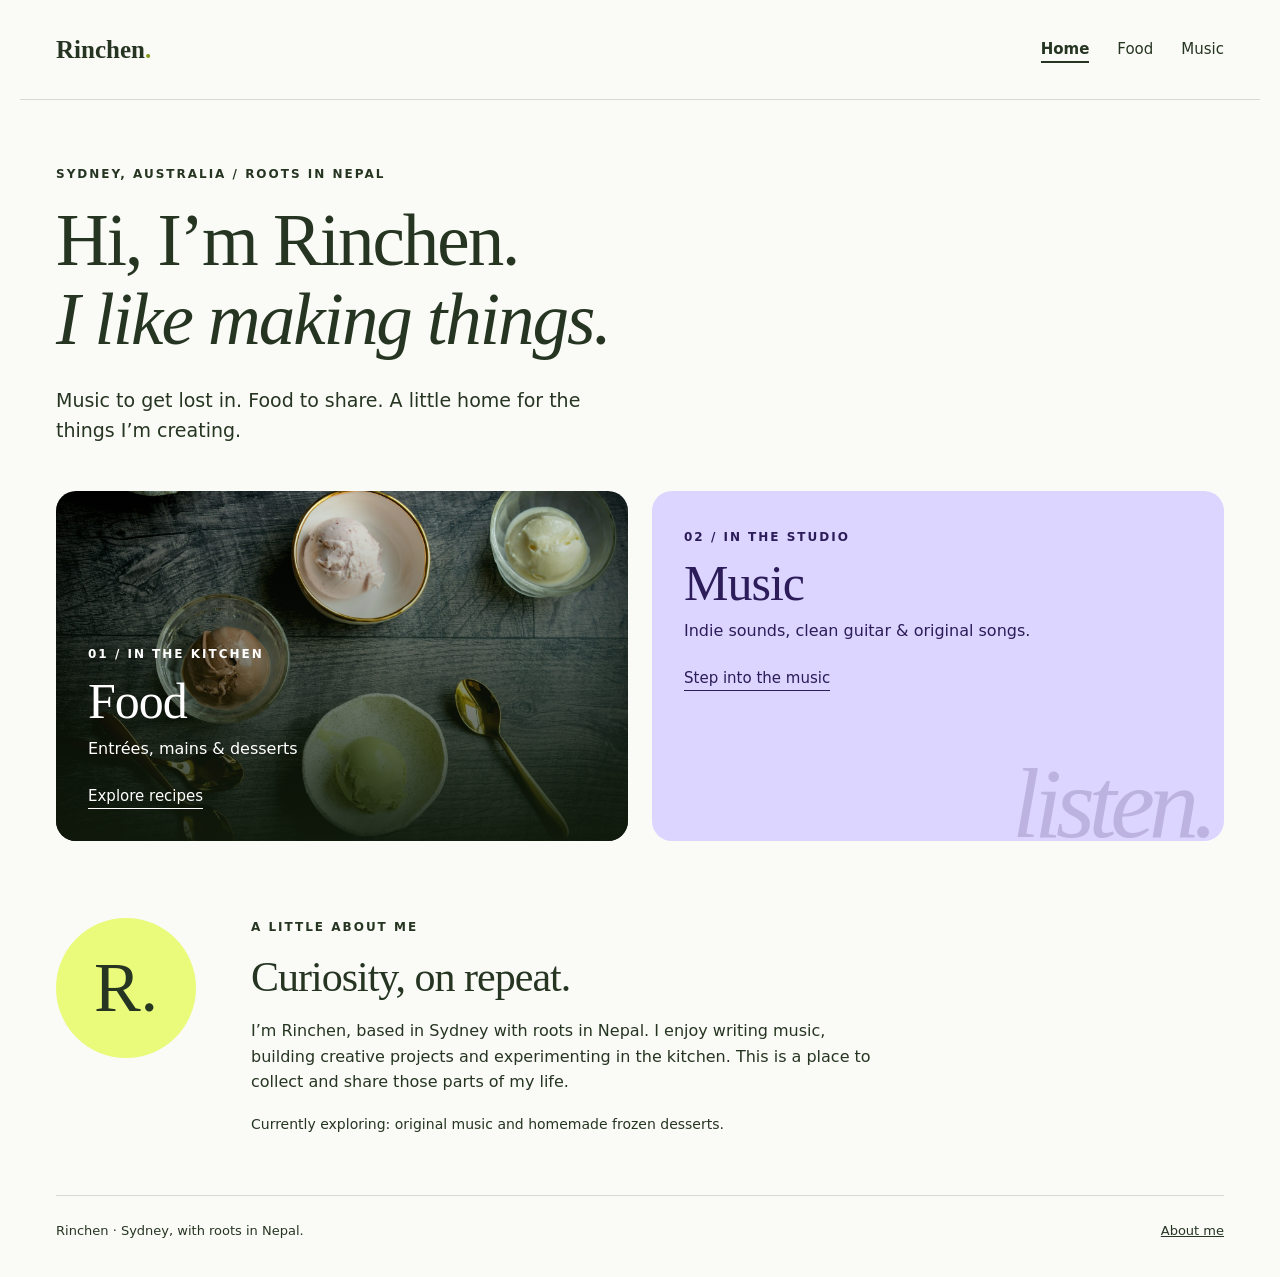
<file: index.html>
<!doctype html><html lang="en"><head><meta charset="utf-8"><meta name="viewport" content="width=device-width,initial-scale=1"><meta name="description" content="Rinchen’s personal corner of the internet: music, food and things in the making."><title>Home · Rinchen</title><link rel="icon" href="data:image/svg+xml,%3Csvg xmlns='http://www.w3.org/2000/svg' viewBox='0 0 40 40'%3E%3Crect width='40' height='40' rx='12' fill='%23263522'/%3E%3Ctext x='20' y='29' text-anchor='middle' fill='%23eafb7b' font-size='29' font-family='Georgia'%3ER%3C/text%3E%3C/svg%3E"><link rel="stylesheet" href="style.css"></head><body><header><a class="brand" href="index.html">Rinchen<span class="brand-dot">.</span></a><nav aria-label="Main navigation"><a href="index.html" aria-current="page">Home</a><a href="food.html" >Food</a><a href="music.html" >Music</a></nav></header><main><section class="personal-intro"><p class="eyebrow">SYDNEY, AUSTRALIA / ROOTS IN NEPAL</p><h1>Hi, I’m Rinchen.<br><em>I like making things.</em></h1><p>Music to get lost in. Food to share. A little home for the things I’m creating.</p></section><section class="worlds" aria-label="Explore my interests"><a class="world food-world" href="food.html"><img src="food.jpg" alt="A selection of ice cream scoops in small bowls"><div><span class="eyebrow">01 / IN THE KITCHEN</span><h2>Food</h2><p>Entrées, mains & desserts</p><span class="world-link">Explore recipes</span></div></a><a class="world music-world" href="music.html"><div><span class="eyebrow">02 / IN THE STUDIO</span><h2>Music</h2><p>Indie sounds, clean guitar & original songs.</p><span class="world-link">Step into the music</span></div><span class="music-word" aria-hidden="true">listen.</span></a></section><section id="about" class="about"><div class="monogram" aria-hidden="true">R.</div><div><p class="eyebrow">A LITTLE ABOUT ME</p><h2>Curiosity, on repeat.</h2><p>I’m Rinchen, based in Sydney with roots in Nepal. I enjoy writing music, building creative projects and experimenting in the kitchen. This is a place to collect and share those parts of my life.</p><p class="small">Currently exploring: original music and homemade frozen desserts.</p></div></section><footer><span>Rinchen · Sydney, with roots in Nepal.</span><a href="index.html#about">About me</a></footer></main></body></html>
</file>
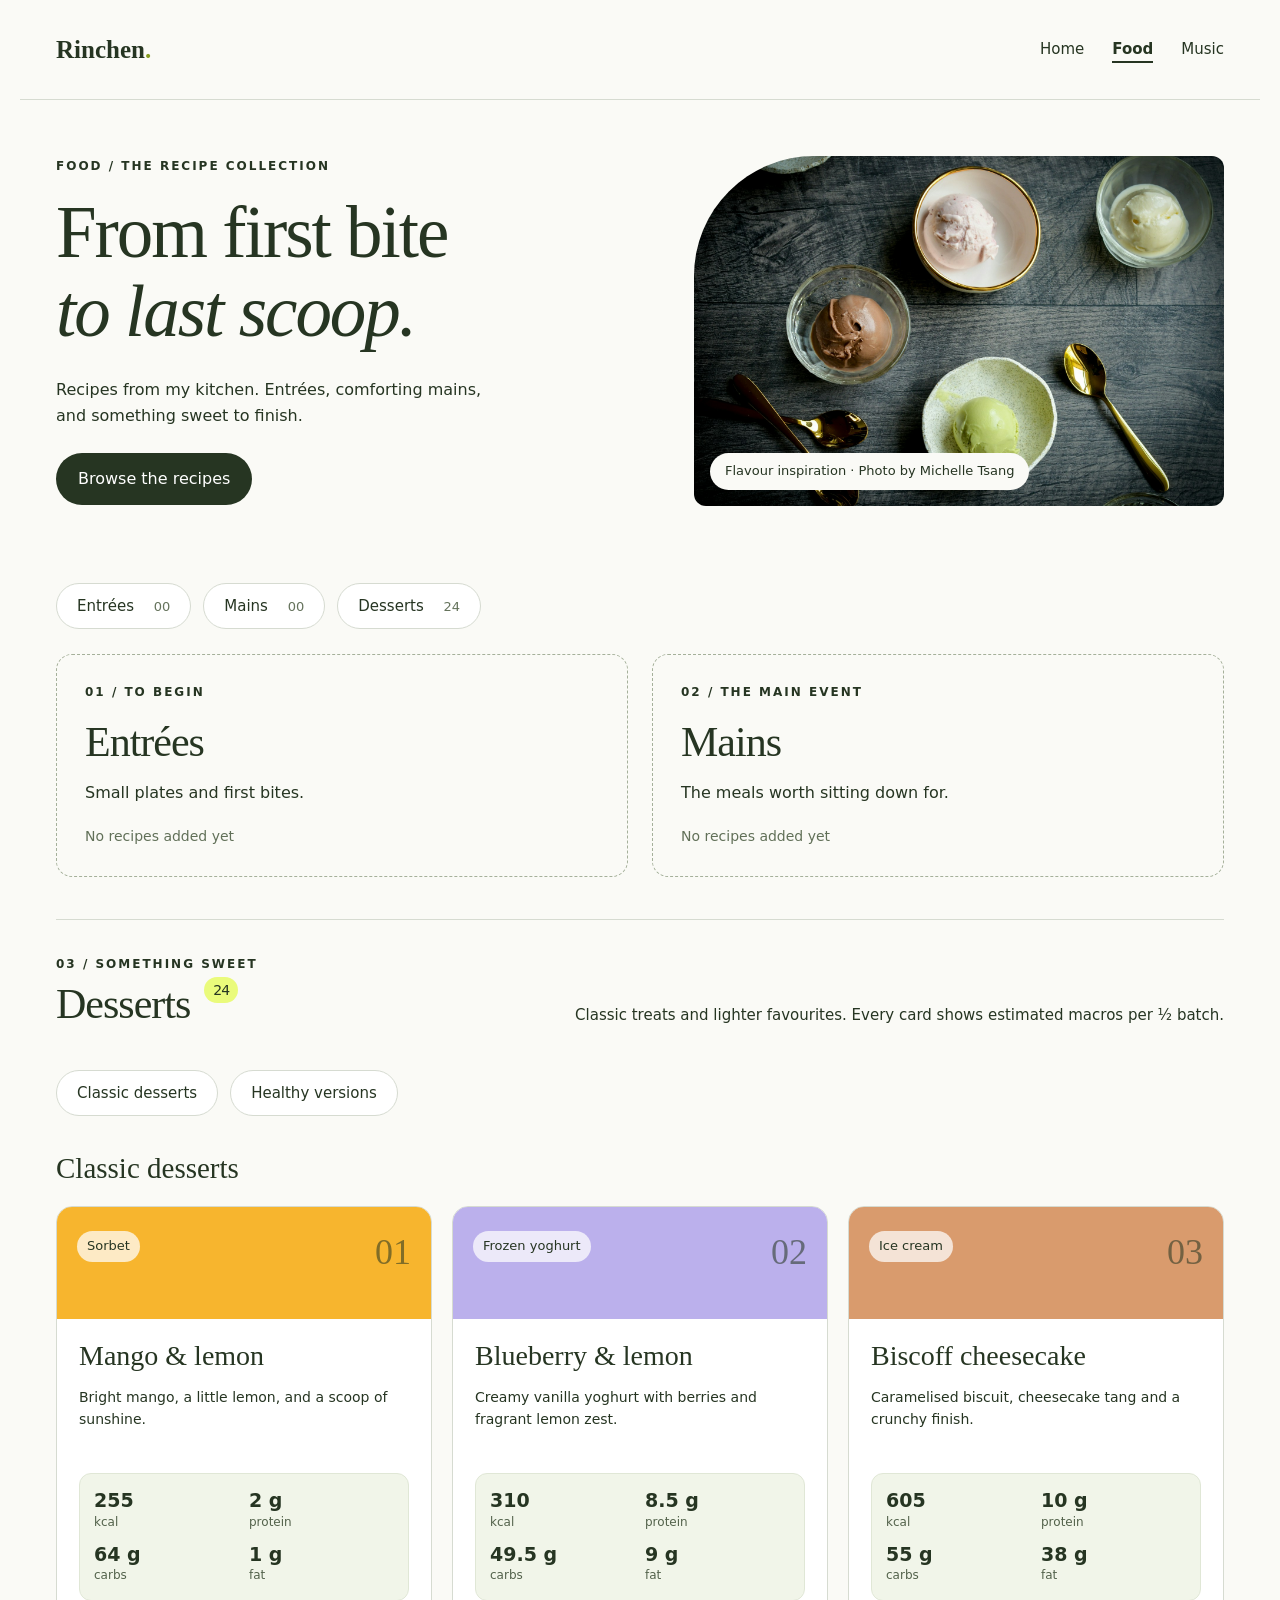
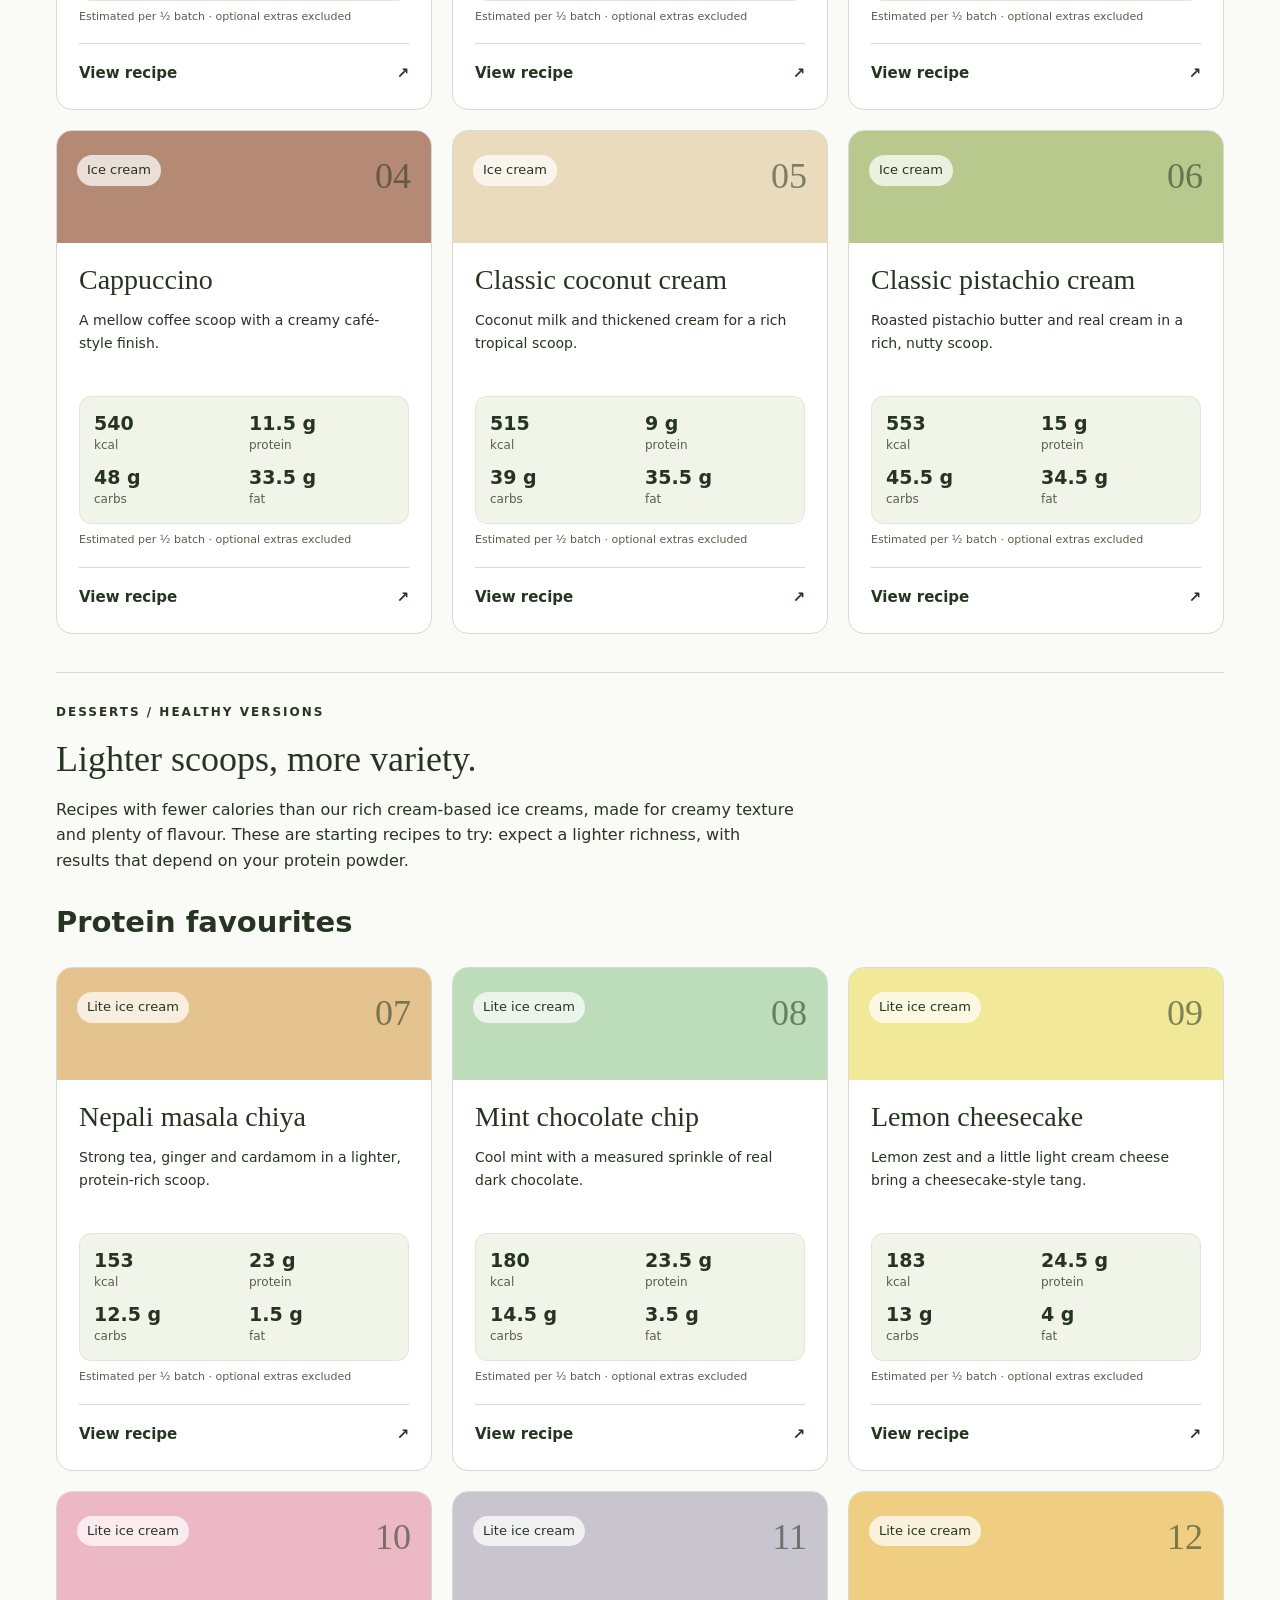
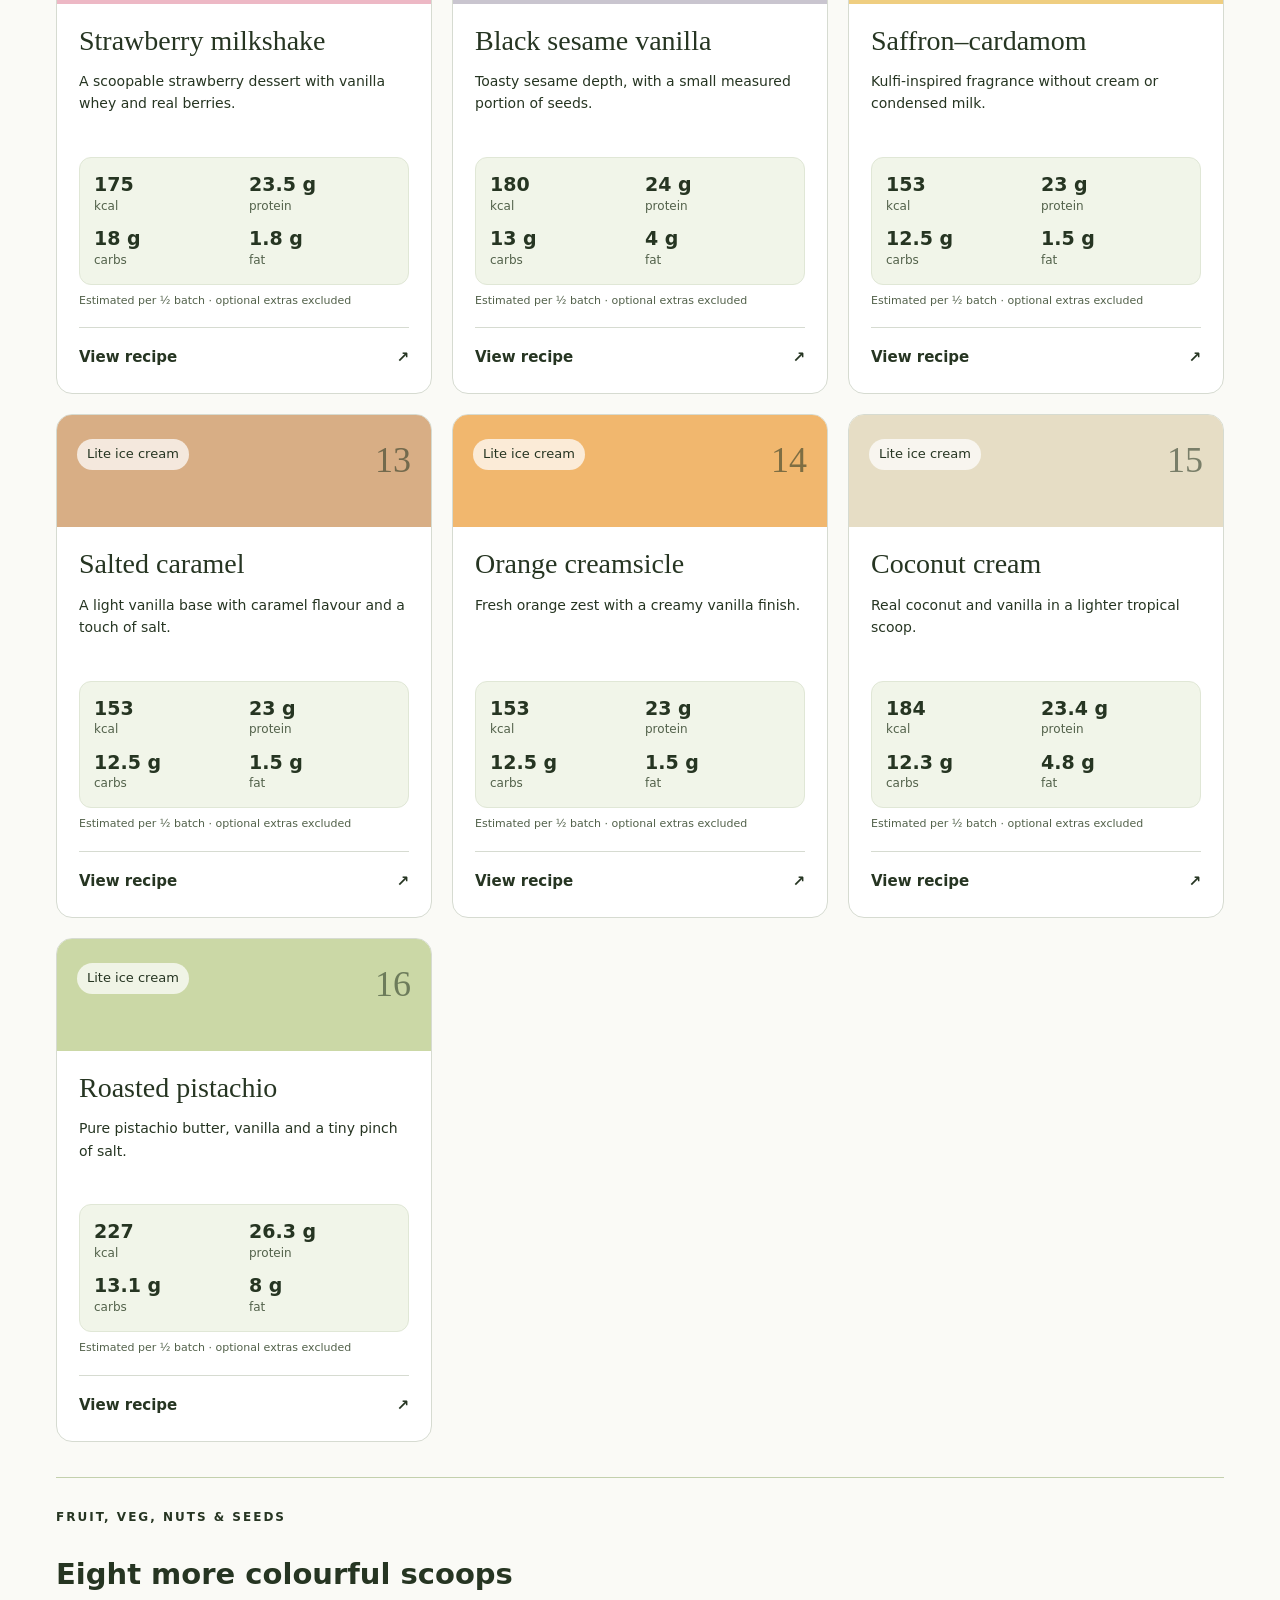
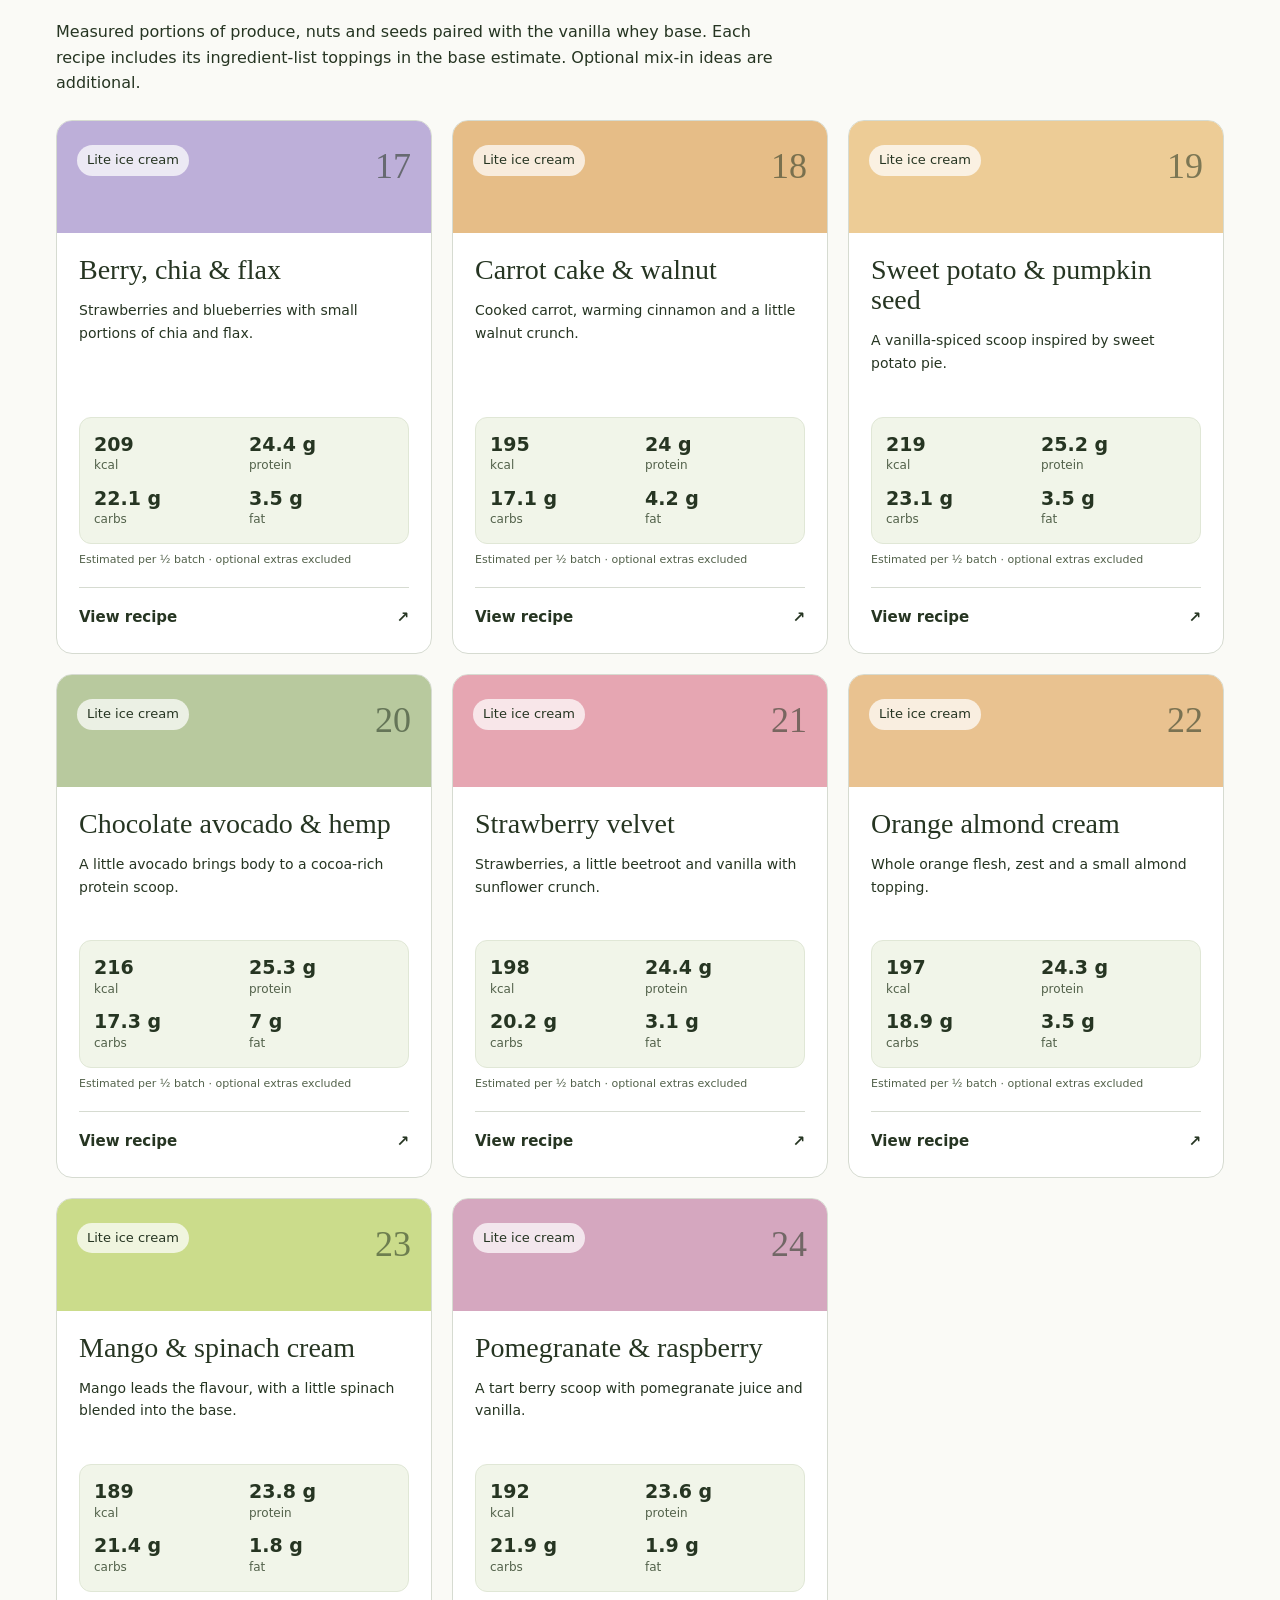
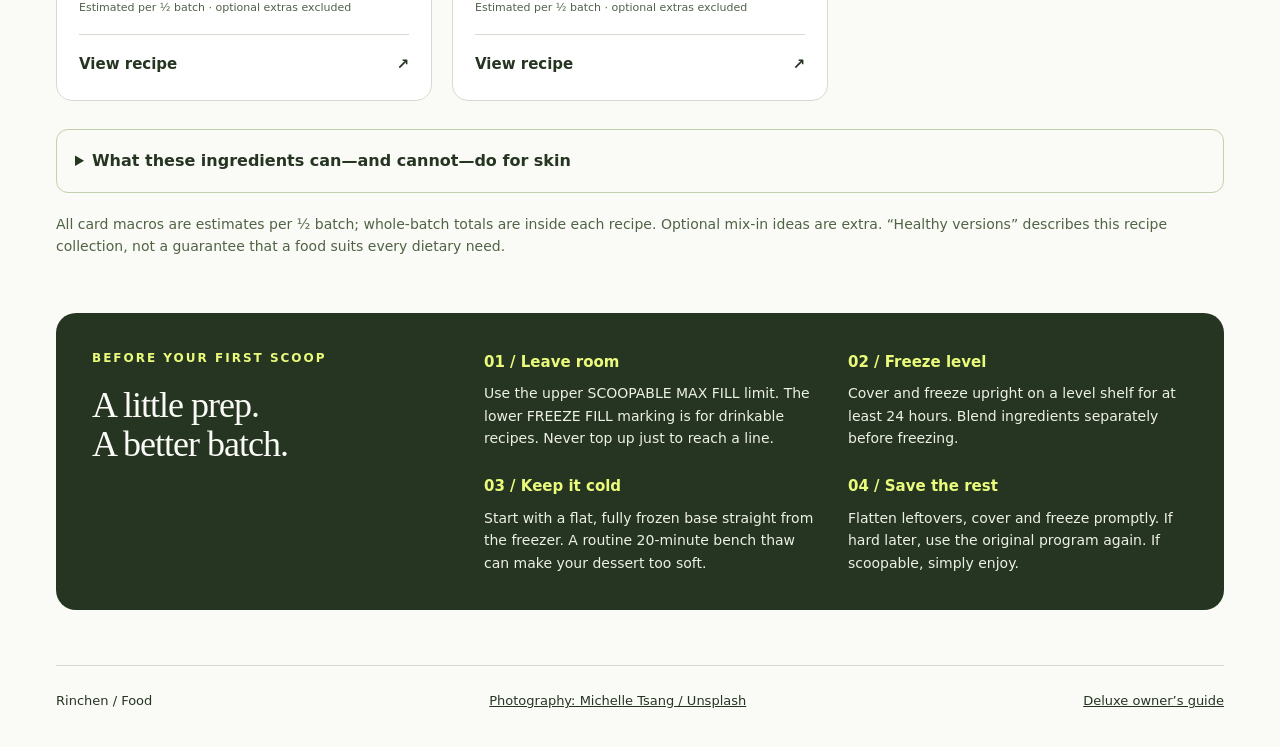
<file: food.html>
<!doctype html><html lang="en"><head><meta charset="utf-8"><meta name="viewport" content="width=device-width,initial-scale=1"><meta name="description" content="Rinchen’s recipe collection: entrées, mains and desserts, with twenty-four homemade CREAMi recipes."><title>Food · Rinchen</title><link rel="icon" href="data:image/svg+xml,%3Csvg xmlns='http://www.w3.org/2000/svg' viewBox='0 0 40 40'%3E%3Crect width='40' height='40' rx='12' fill='%23263522'/%3E%3Ctext x='20' y='29' text-anchor='middle' fill='%23eafb7b' font-size='29' font-family='Georgia'%3ER%3C/text%3E%3C/svg%3E"><link rel="stylesheet" href="style.css"></head><body>
<header><a class="brand" href="index.html">Rinchen<span class="brand-dot">.</span></a><nav aria-label="Main navigation"><a href="index.html" >Home</a><a href="food.html" aria-current="page">Food</a><a href="music.html" >Music</a></nav></header>
<main id="home"><section class="intro"><div><p class="eyebrow">FOOD / THE RECIPE COLLECTION</p><h1>From first bite<br><em>to last scoop.</em></h1><p>Recipes from my kitchen. Entrées, comforting mains, and something sweet to finish.</p><a class="button" href="#categories">Browse the recipes</a></div><figure><img src="food.jpg" alt="Chocolate, strawberry, vanilla and matcha ice cream scoops in small bowls" width="1200" height="800"><figcaption>Flavour inspiration · Photo by Michelle Tsang</figcaption></figure></section>
<nav id="categories" class="category-nav" aria-label="Food categories"><a href="#entrees">Entrées <span>00</span></a><a href="#mains">Mains <span>00</span></a><a href="#recipes">Desserts <span>24</span></a></nav>
<div class="course-grid"><section id="entrees" class="course-empty"><p class="eyebrow">01 / TO BEGIN</p><h2>Entrées</h2><p>Small plates and first bites.</p><span class="empty-label">No recipes added yet</span></section><section id="mains" class="course-empty"><p class="eyebrow">02 / THE MAIN EVENT</p><h2>Mains</h2><p>The meals worth sitting down for.</p><span class="empty-label">No recipes added yet</span></section></div><section id="recipes"><div class="section-heading"><div><p class="eyebrow">03 / SOMETHING SWEET</p><h2>Desserts<span class="count">24</span></h2></div><p>Classic treats and lighter favourites. Every card shows estimated macros per ½ batch.</p></div><nav class="category-nav dessert-nav" aria-label="Dessert collections"><a href="#classic-desserts">Classic desserts</a><a href="#healthy-desserts">Healthy versions</a></nav><h3 id="classic-desserts" class="collection-title">Classic desserts</h3><div class="recipe-grid" id="cards"></div><section id="healthy-desserts" class="healthy-section"><p class="eyebrow">DESSERTS / HEALTHY VERSIONS</p><h3>Lighter scoops, more variety.</h3><p class="healthy-description">Recipes with fewer calories than our rich cream-based ice creams, made for creamy texture and plenty of flavour. These are starting recipes to try: expect a lighter richness, with results that depend on your protein powder.</p><h4 class="collection-title">Protein favourites</h4><div class="recipe-grid" id="healthy-cards"></div><section class="plant-collection"><p class="eyebrow">FRUIT, VEG, NUTS & SEEDS</p><h4 class="collection-title">Eight more colourful scoops</h4><p>Measured portions of produce, nuts and seeds paired with the vanilla whey base. Each recipe includes its ingredient-list toppings in the base estimate. Optional mix-in ideas are additional.</p><div class="recipe-grid" id="plant-cards"></div><details class="nutrition-context"><summary>What these ingredients can—and cannot—do for skin</summary><p>Vitamin C is needed for normal collagen production. Eating varied foods can help meet nutrient needs, but these recipes have not been shown to tighten skin, reverse ageing or prevent UV damage. Food does not replace sun protection.</p><p>We use nuts and seeds in small portions to manage calories. Brazil nuts are not included as a routine topping because their selenium content is unusually high and variable. Some ingredients from the inspiration list, including broccoli, Brussels sprouts and tomatoes, are better suited to future savoury recipes.</p><p><a href="https://ods.od.nih.gov/factsheets/VitaminC-Consumer/" target="_blank" rel="noopener">NIH: vitamin C</a> · <a href="https://ods.od.nih.gov/factsheets/Selenium-Consumer/" target="_blank" rel="noopener">NIH: selenium</a></p></details></section><p class="small nutrition-disclaimer">All card macros are estimates per ½ batch; whole-batch totals are inside each recipe. Optional mix-in ideas are extra. “Healthy versions” describes this recipe collection, not a guarantee that a food suits every dietary need.</p></section></section>
<section class="notes"><div><p class="eyebrow">BEFORE YOUR FIRST SCOOP</p><h2>A little prep.<br>A better batch.</h2></div><div class="note-grid"><article><b>01 / Leave room</b><p>Use the upper SCOOPABLE MAX FILL limit. The lower FREEZE FILL marking is for drinkable recipes. Never top up just to reach a line.</p></article><article><b>02 / Freeze level</b><p>Cover and freeze upright on a level shelf for at least 24 hours. Blend ingredients separately before freezing.</p></article><article><b>03 / Keep it cold</b><p>Start with a flat, fully frozen base straight from the freezer. A routine 20-minute bench thaw can make your dessert too soft.</p></article><article><b>04 / Save the rest</b><p>Flatten leftovers, cover and freeze promptly. If hard later, use the original program again. If scoopable, simply enjoy.</p></article></div></section>

<footer><span>Rinchen / Food</span><a href="https://unsplash.com/photos/four-ice-creams-on-cups-VTt_Jn1LrOg" target="_blank" rel="noopener">Photography: Michelle Tsang / Unsplash</a><a href="https://cdn.shopify.com/s/files/1/0511/5900/7386/files/NC501ANZ_IB_MP_Mv7_LR.pdf?v=1709180044" target="_blank" rel="noopener">Deluxe owner’s guide</a></footer></main>
<dialog id="recipe-dialog" aria-labelledby="recipe-title"><button class="close" aria-label="Close recipe">✕</button><div id="recipe-content"></div></dialog><script src="recipes.js"></script><script src="app.js"></script></body></html>
</file>
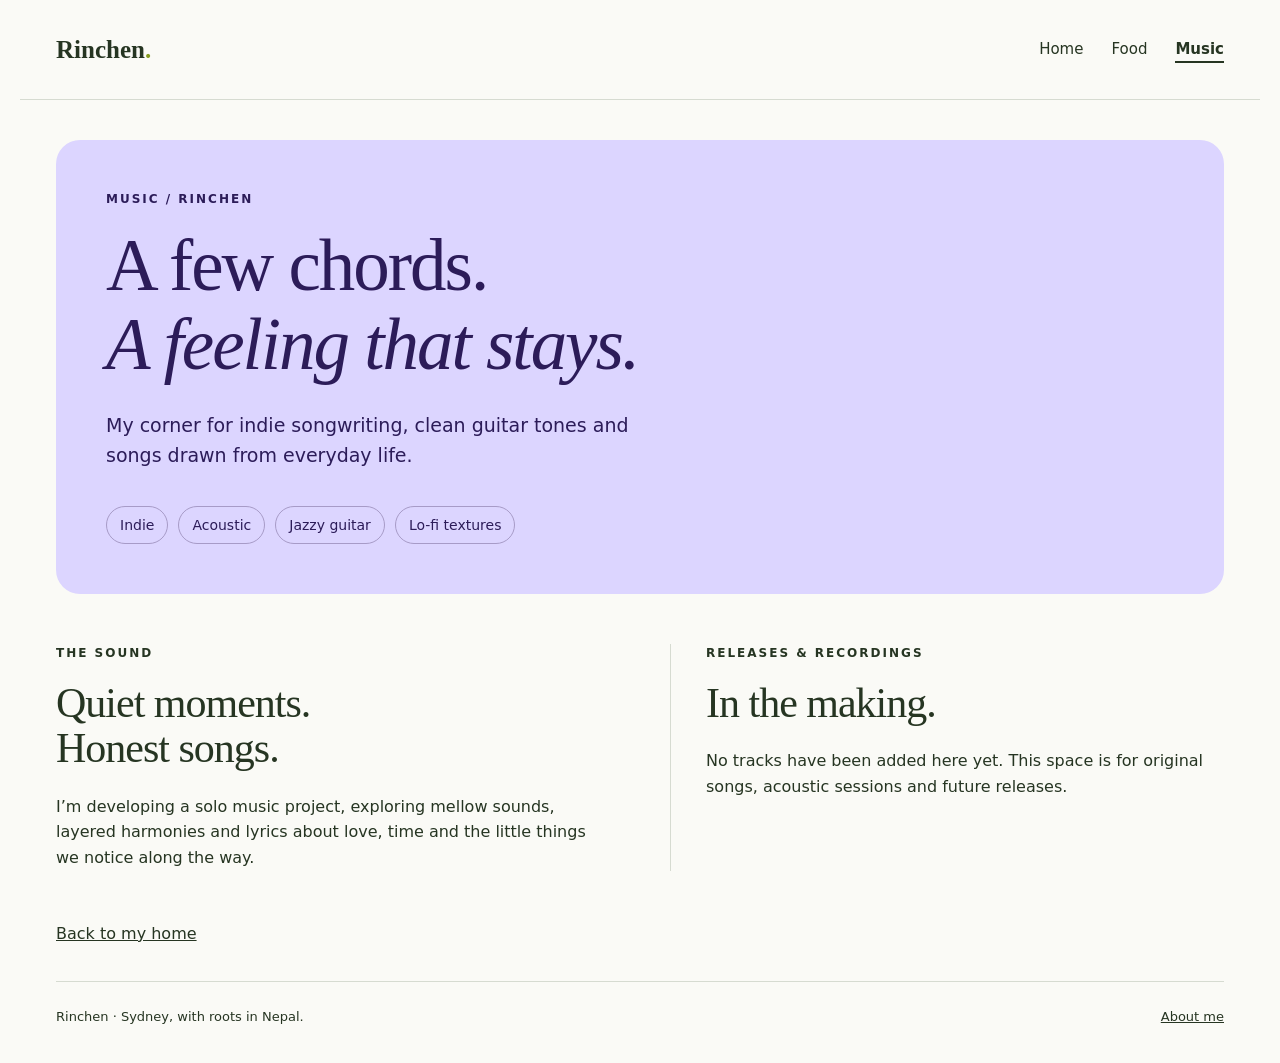
<file: music.html>
<!doctype html><html lang="en"><head><meta charset="utf-8"><meta name="viewport" content="width=device-width,initial-scale=1"><meta name="description" content="Rinchen’s music: indie songwriting, clean guitar and original songs in the making."><title>Music · Rinchen</title><link rel="icon" href="data:image/svg+xml,%3Csvg xmlns='http://www.w3.org/2000/svg' viewBox='0 0 40 40'%3E%3Crect width='40' height='40' rx='12' fill='%23263522'/%3E%3Ctext x='20' y='29' text-anchor='middle' fill='%23eafb7b' font-size='29' font-family='Georgia'%3ER%3C/text%3E%3C/svg%3E"><link rel="stylesheet" href="style.css"></head><body><header><a class="brand" href="index.html">Rinchen<span class="brand-dot">.</span></a><nav aria-label="Main navigation"><a href="index.html" >Home</a><a href="food.html" >Food</a><a href="music.html" aria-current="page">Music</a></nav></header><main><section class="music-intro"><p class="eyebrow">MUSIC / RINCHEN</p><h1>A few chords.<br><em>A feeling that stays.</em></h1><p>My corner for indie songwriting, clean guitar tones and songs drawn from everyday life.</p><div class="genre-tags"><span>Indie</span><span>Acoustic</span><span>Jazzy guitar</span><span>Lo-fi textures</span></div></section><section class="music-body"><div><p class="eyebrow">THE SOUND</p><h2>Quiet moments.<br>Honest songs.</h2><p>I’m developing a solo music project, exploring mellow sounds, layered harmonies and lyrics about love, time and the little things we notice along the way.</p></div><div class="releases"><p class="eyebrow">RELEASES & RECORDINGS</p><h2>In the making.</h2><p>No tracks have been added here yet. This space is for original songs, acoustic sessions and future releases.</p></div></section><a class="text-link" href="index.html">Back to my home</a><footer><span>Rinchen · Sydney, with roots in Nepal.</span><a href="index.html#about">About me</a></footer></main></body></html>
</file>
<file: style.css>
:root{--ink:#263522;--paper:#fafaf6;--lime:#eafb7b;--line:#d6dbd1}*{box-sizing:border-box}html{scroll-behavior:smooth;scroll-padding-top:30px}body{margin:0;background:var(--paper);color:var(--ink);font:16px/1.6 system-ui,sans-serif}a{color:inherit}header,main{max-width:1240px;margin:auto;padding:0 36px}header{height:100px;display:flex;align-items:center;justify-content:space-between;gap:20px;border-bottom:1px solid var(--line)}.brand{text-decoration:none;font:700 25px Georgia,serif}.brand i{font-weight:400}nav{display:flex;gap:28px}nav a{text-decoration:none;font-size:15px}h1,h2,h3,p{margin:0}h1,h2,h3{font-family:Georgia,serif;font-weight:400;line-height:1.08}h1{font-size:clamp(42px,5.7vw,76px);letter-spacing:-2px}h1 em{font-weight:400}h2{font-size:42px;letter-spacing:-1px}.eyebrow{font-size:12px;letter-spacing:2px;font-weight:700;margin-bottom:18px}.intro{display:grid;grid-template-columns:1.1fr 1fr;gap:55px;align-items:center;padding:56px 0 62px}.intro p:not(.eyebrow){max-width:430px;margin:25px 0}.button{display:inline-block;background:var(--ink);color:white;padding:13px 22px;border-radius:30px;text-decoration:none}.intro figure{margin:0;position:relative}.intro img{display:block;width:100%;height:350px;object-fit:cover;border-radius:120px 12px 12px 12px}.intro figcaption{position:absolute;bottom:16px;left:16px;background:var(--paper);padding:8px 15px;border-radius:30px;font-size:13px}.section-heading{border-top:1px solid var(--line);padding-top:35px;display:flex;justify-content:space-between;align-items:end;gap:20px;margin-bottom:28px}.section-heading .eyebrow{margin-bottom:8px}.section-heading>p{font-size:15px}.count{vertical-align:top;font:14px system-ui;margin-left:14px;background:var(--lime);padding:5px 9px;border-radius:20px}.recipe-grid{display:grid;grid-template-columns:repeat(4,1fr);gap:18px}.card{border:1px solid var(--line);border-radius:16px;overflow:hidden;background:white;display:flex;flex-direction:column}.card-top{padding:24px 20px;min-height:112px;background:var(--accent);display:flex;justify-content:space-between;align-items:start}.card-top span{font-size:13px;background:#ffffffb8;padding:5px 10px;border-radius:20px}.card-top b{font:36px Georgia;color:#26352290}.card-body{padding:22px;display:flex;flex:1;flex-direction:column}.card h3{font-size:28px}.card p{font-size:14px;margin:14px 0 20px}.card button{margin-top:auto;text-align:left;border:0;border-top:1px solid var(--line);background:none;color:var(--ink);padding:15px 0 0;font:600 15px system-ui;cursor:pointer}.card button:hover{text-decoration:underline}.notes{margin:55px 0;background:var(--ink);color:var(--paper);border-radius:20px;padding:36px;display:grid;grid-template-columns:1fr 2fr;gap:40px}.notes h2{font-size:36px}.notes .eyebrow{color:var(--lime)}.note-grid{display:grid;grid-template-columns:1fr 1fr;gap:24px}.note-grid b{color:var(--lime);font-size:15px}.note-grid p{font-size:14px;margin-top:8px;color:#edf0e5}.about{display:grid;grid-template-columns:150px 1fr;gap:45px;max-width:830px;padding:12px 0 60px}.monogram{background:var(--lime);border-radius:50%;width:140px;height:140px;display:grid;place-items:center;font:70px Georgia}.about p:not(.eyebrow){margin-top:18px}.small{font-size:14px}footer{border-top:1px solid var(--line);padding:25px 0 35px;display:flex;flex-wrap:wrap;gap:20px;justify-content:space-between;font-size:13px}dialog{width:min(840px,calc(100% - 24px));max-height:90vh;border:0;border-radius:22px;padding:40px;background:var(--paper);color:var(--ink)}dialog::backdrop{background:#142111b8;backdrop-filter:blur(4px)}.close{position:sticky;top:0;float:right;width:42px;height:42px;border:1px solid var(--line);border-radius:50%;background:white;cursor:pointer;font-size:18px}dialog h2{font-size:44px;padding-right:30px}dialog .description{margin:15px 0 20px}dialog h3{font-size:27px;margin:28px 0 12px}dialog li{padding:5px 0}dialog ul,dialog ol{padding-left:23px}.recipe-layout{display:grid;grid-template-columns:1fr 1.4fr;gap:30px}.nutrition{background:#eaf0df;padding:18px;border-radius:12px;margin-top:25px}.nutrition table{width:100%;border-collapse:collapse;font-size:14px}.nutrition th,.nutrition td{text-align:left;padding:8px 4px;border-bottom:1px solid #cdd6be}.nutrition p,.caveat{font-size:13px;margin-top:12px}.caveat{color:#54634e}button:focus-visible,a:focus-visible{outline:3px solid #875dc3;outline-offset:5px}@media(max-width:850px){.recipe-grid{grid-template-columns:1fr 1fr}.intro{gap:25px}.notes{grid-template-columns:1fr}.intro img{height:300px}}@media(max-width:560px){header,main{padding-left:20px;padding-right:20px}header{height:auto;min-height:90px;flex-wrap:wrap;padding-top:15px;padding-bottom:15px}.brand{font-size:23px}nav{gap:18px}.intro{grid-template-columns:1fr;padding-top:35px;gap:25px}.intro img{height:230px;border-radius:65px 12px 12px 12px}.section-heading{align-items:start;flex-direction:column}.recipe-grid{gap:12px}.card-body{padding:16px}.card h3{font-size:24px}.card-top{padding:16px;min-height:85px}.card-top b{font-size:27px}.card-top span{font-size:12px}.notes{padding:24px}.note-grid{grid-template-columns:1fr}.about{grid-template-columns:1fr;gap:22px}.monogram{width:90px;height:90px;font-size:48px}dialog{padding:24px}.recipe-layout{grid-template-columns:1fr;gap:0}dialog h2{font-size:35px}.nutrition{overflow-x:auto}h2{font-size:36px}}@media(prefers-reduced-motion:reduce){html{scroll-behavior:auto}}
.brand-dot{color:#859b20}nav a[aria-current=page]{font-weight:750;border-bottom:2px solid var(--ink)}.personal-intro{padding:65px 0 45px;max-width:850px}.personal-intro>p:last-child{margin-top:25px;max-width:560px;font-size:19px}.worlds{display:grid;grid-template-columns:1fr 1fr;gap:24px;margin-bottom:65px}.world{position:relative;min-height:350px;border-radius:20px;overflow:hidden;text-decoration:none;display:flex;align-items:end;padding:32px}.world img{position:absolute;inset:0;width:100%;height:100%;object-fit:cover}.food-world:after{content:'';position:absolute;inset:0;background:linear-gradient(transparent,#101a0bea)}.world>div{position:relative;z-index:1}.world h2{font-size:50px;margin:8px 0}.food-world{color:white}.world .eyebrow{font-size:12px}.world-link{display:inline-block;margin-top:22px;border-bottom:1px solid currentColor;font-size:15px}.music-world{background:#dcd5ff;color:#2c1c59;align-items:start}.music-word{position:absolute;bottom:-20px;right:12px;font:italic 100px Georgia;letter-spacing:-6px;opacity:.18}.category-nav{padding:15px 0 25px;gap:12px;flex-wrap:wrap}.category-nav a{border:1px solid var(--line);border-radius:30px;padding:10px 20px;background:white}.category-nav a span{margin-left:15px;color:#65735c;font-size:13px}.course-grid{display:grid;grid-template-columns:1fr 1fr;gap:24px;margin-bottom:42px}.course-empty{padding:28px;border:1px dashed #a5b09a;border-radius:16px}.course-empty p:not(.eyebrow){margin-top:14px}.empty-label{display:block;font-size:14px;margin-top:20px;color:#617058}.music-intro{background:#dcd5ff;border-radius:24px;margin:40px 0;padding:50px;color:#2c1c59}.music-intro>p:not(.eyebrow){margin-top:25px;max-width:550px;font-size:19px}.genre-tags{display:flex;flex-wrap:wrap;gap:10px;margin-top:35px}.genre-tags span{padding:7px 13px;border:1px solid #a79bc7;border-radius:25px;font-size:14px}.music-body{display:grid;grid-template-columns:1fr 1fr;gap:60px;margin:50px 0}.music-body p:not(.eyebrow){margin-top:22px}.releases{border-left:1px solid var(--line);padding-left:35px}.text-link{display:inline-block;margin-bottom:35px}@media(max-width:560px){.personal-intro{padding:40px 0 30px}.worlds,.course-grid,.music-body{grid-template-columns:1fr}.world{min-height:290px;padding:25px}.music-intro{padding:30px 23px;margin:28px 0}.music-intro h1{font-size:40px;letter-spacing:-1px}.music-body{gap:30px}.releases{border-left:0;border-top:1px solid var(--line);padding:30px 0 0}.category-nav a{padding:9px 15px}}
.collection-title{font-size:29px;margin:0 0 22px}.healthy-section{margin-top:38px;padding:30px;border-radius:20px;background:#edf3df;border:1px solid #cad8b5;scroll-margin-top:25px}.healthy-section>h3{font-size:36px}.healthy-description{max-width:740px;margin:18px 0 25px}.healthy-section .recipe-grid{grid-template-columns:repeat(2,minmax(0,1fr));max-width:800px}.macro-highlight{font-weight:700;color:#385023}.macro-highlight small{font-size:13px;font-weight:400}.nutrition-disclaimer{margin-top:20px;color:#516345}.dessert-nav{margin-bottom:12px}@media(max-width:560px){.healthy-section{padding:20px}.healthy-section .recipe-grid{grid-template-columns:1fr}.healthy-section>h3{font-size:30px}}
.plant-collection{border-top:1px solid #c3d0ad;margin-top:35px;padding-top:30px}.plant-collection>p:not(.eyebrow){margin:0 0 24px;max-width:720px}.nutrition-context{margin-top:28px;border:1px solid #c3d0ad;padding:18px;border-radius:12px}.nutrition-context summary{cursor:pointer;font-weight:600}.nutrition-context p{margin-top:14px;font-size:14px}.healthy-section .collection-title{margin-top:24px}
/* One card and nutrition layout across all dessert collections. */
.recipe-grid,.healthy-section .recipe-grid{grid-template-columns:repeat(3,minmax(0,1fr));max-width:none;gap:20px}
.healthy-section{padding:30px 0 0;background:transparent;border:0;border-top:1px solid var(--line);border-radius:0}
.card-description{min-height:4.8em}.card-nutrition{margin-top:auto}.card button{margin-top:18px;display:flex;justify-content:space-between;align-items:center;min-height:44px}
.macro-summary{display:grid;grid-template-columns:repeat(2,minmax(0,1fr));gap:10px;background:#f1f5e9;border:1px solid #e0e7d6;border-radius:12px;padding:14px}
.macro-summary span{display:flex;flex-direction:column;min-width:0}.macro-summary strong{font-size:19px;line-height:1.3;font-variant-numeric:tabular-nums}.macro-summary small{font-size:12px;color:#52614a}
.card p.macro-caption,.macro-caption{font-size:11px;font-weight:400;color:#52614a;line-height:1.5;margin:8px 0 0}
.recipe-macros{margin:20px 0}.recipe-macros .macro-summary{grid-template-columns:repeat(4,minmax(0,1fr))}
.mixin-section{border-top:1px solid var(--line);margin-top:28px}.mixin-section>p{font-size:14px}.mixin-grid{display:grid;grid-template-columns:repeat(3,minmax(0,1fr));gap:12px;margin:18px 0}
.mixin-idea{background:white;border:1px solid var(--line);border-radius:12px;padding:16px;display:flex;flex-direction:column;gap:10px}.mixin-idea h4{font:600 18px/1.3 Georgia,serif;margin:0}.mixin-idea p{font-size:13px}.mixin-idea>strong{font-size:12px;margin-top:auto;color:#385023}.mixin-method{font-size:10px;letter-spacing:.5px;text-transform:uppercase;color:#52614a}.mixin-help{background:#edf3df;border-radius:12px;padding:16px;font-size:13px}.mixin-help summary{cursor:pointer;font-weight:650}.mixin-help p{margin-top:12px}.mixin-help a{display:inline-block;margin-top:12px}
@media(max-width:850px){.recipe-grid,.healthy-section .recipe-grid{grid-template-columns:repeat(2,minmax(0,1fr))}.mixin-grid{grid-template-columns:1fr}}
@media(max-width:560px){.recipe-grid,.healthy-section .recipe-grid{grid-template-columns:1fr;gap:18px}.card-body{padding:22px}.card-description{min-height:0}.card-top{min-height:85px}.macro-summary{grid-template-columns:repeat(4,minmax(0,1fr));gap:8px;padding:12px}.macro-summary strong{font-size:17px}.recipe-macros .macro-summary{grid-template-columns:repeat(2,minmax(0,1fr))}.healthy-section{padding:26px 0 0}}
</file>
